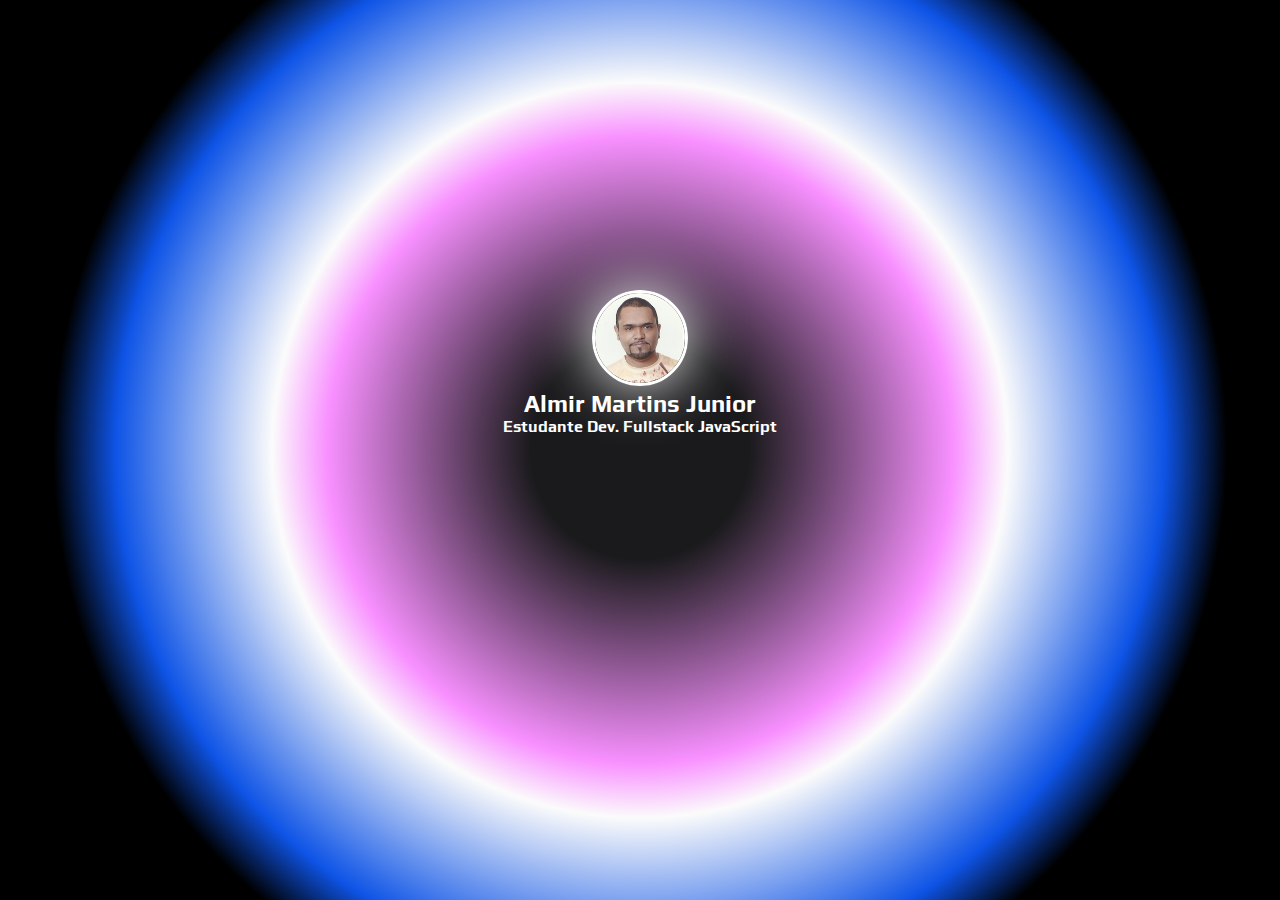
<file: index.html>
<!DOCTYPE html>
<html lang="pt">

<head>
  <meta charset="UTF-8">
  <meta http-equiv="X-UA-Compatible" content="IE=edge">
  <meta name="viewport" content="width=device-width, initial-scale=1.0">
  <title>Linkedin</title>
  <link rel="preconnect" href="https://fonts.googleapis.com">
<link rel="preconnect" href="https://fonts.gstatic.com" crossorigin>
<link href="https://fonts.googleapis.com/css2?family=Architects+Daughter&family=Libre+Barcode+39+Text&family=Orbitron&family=Play&family=Raleway&display=swap" rel="stylesheet">
  <link rel="stylesheet" href="css/style.css">

  <!-- Global site tag (gtag.js) - Google Analytics -->
  <script async src="https://www.googletagmanager.com/gtag/js?id=G-M9D19STLWV"></script>
  <script>
    window.dataLayer = window.dataLayer || [];

    function gtag() {
      dataLayer.push(arguments);
    }
    gtag('js', new Date());

    gtag('config', 'G-M9D19STLWV');
  </script>
</head>

<body>

  <div class="profile">
    <a 
    href="https://www.linkedin.com/in/almir-martins-junior-7a8815103/" target="_blank">
    <img src="img/almir.jpg" alt="almir" class="avatar">
    </a>
    <h1>Almir Martins Junior</h1>
    <h2>Estudante Dev. Fullstack JavaScript</h2>  
  </div>

</body>


</html>
</file>
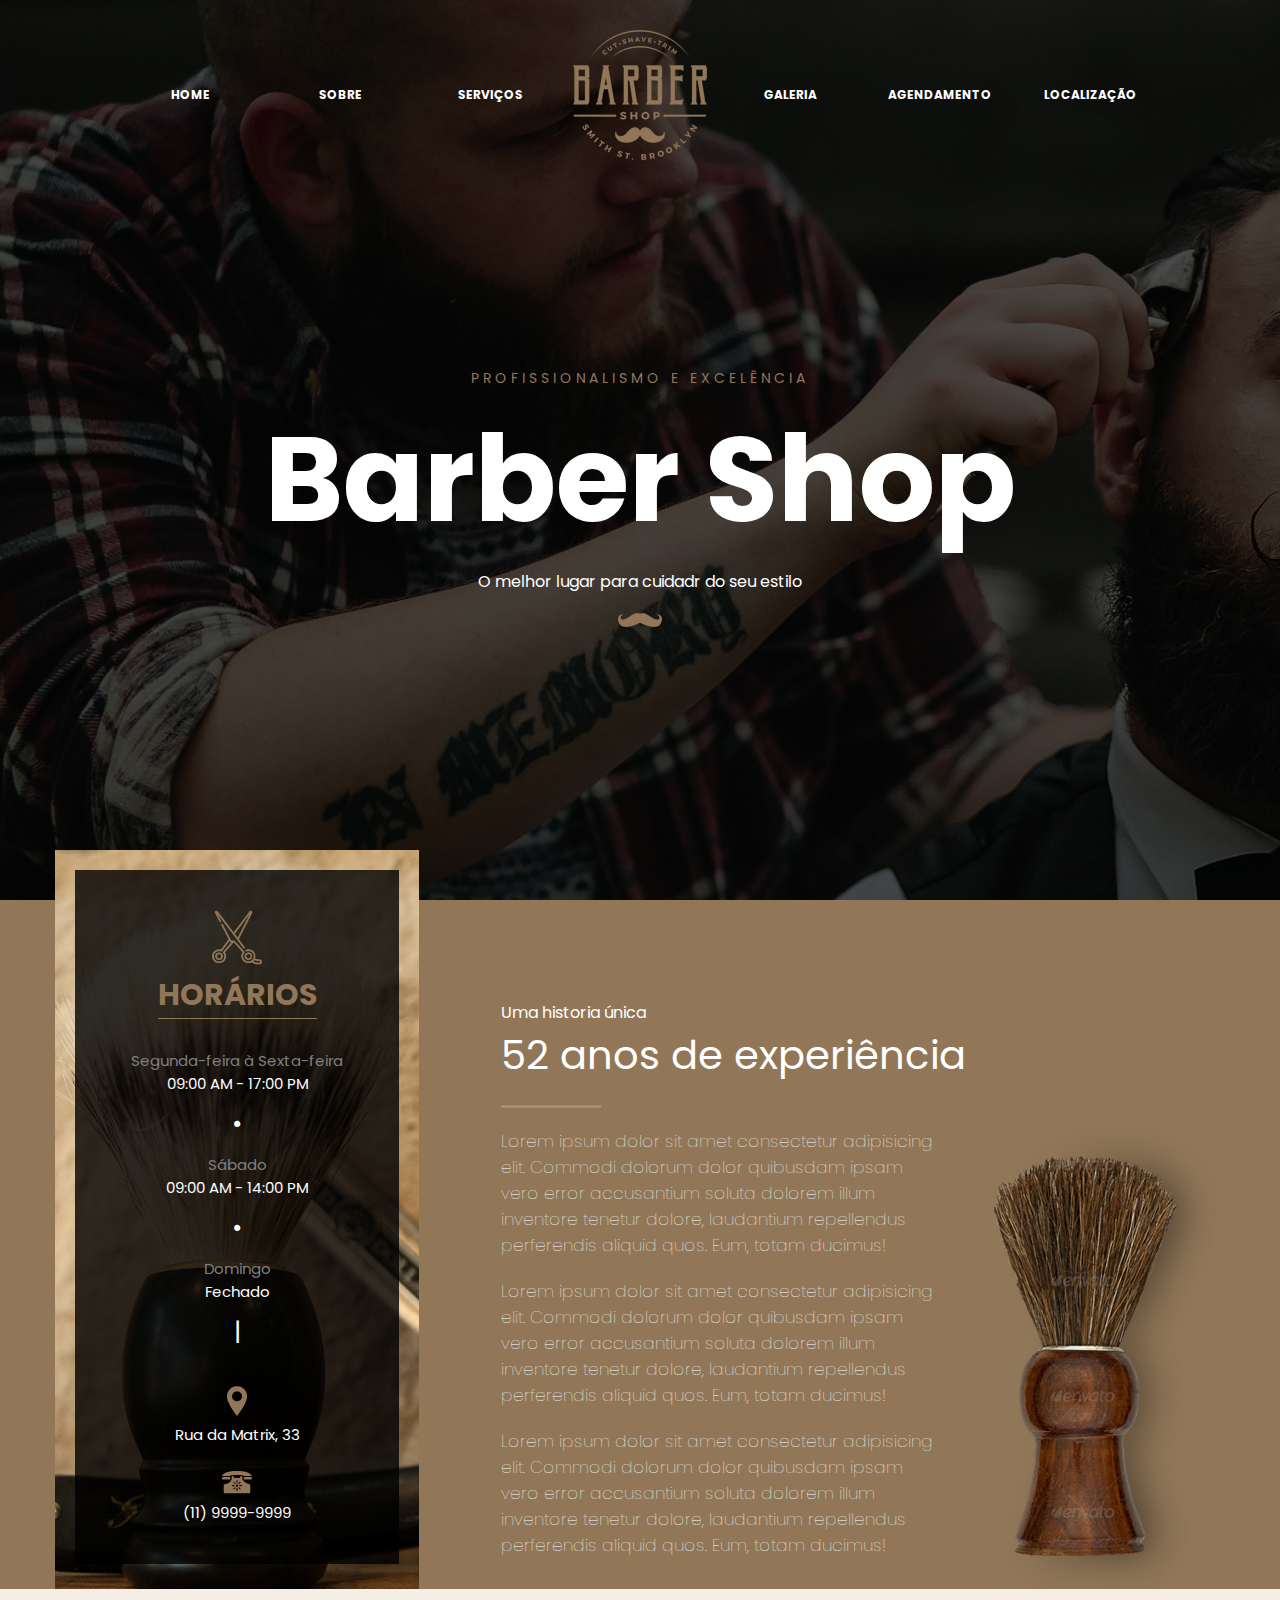
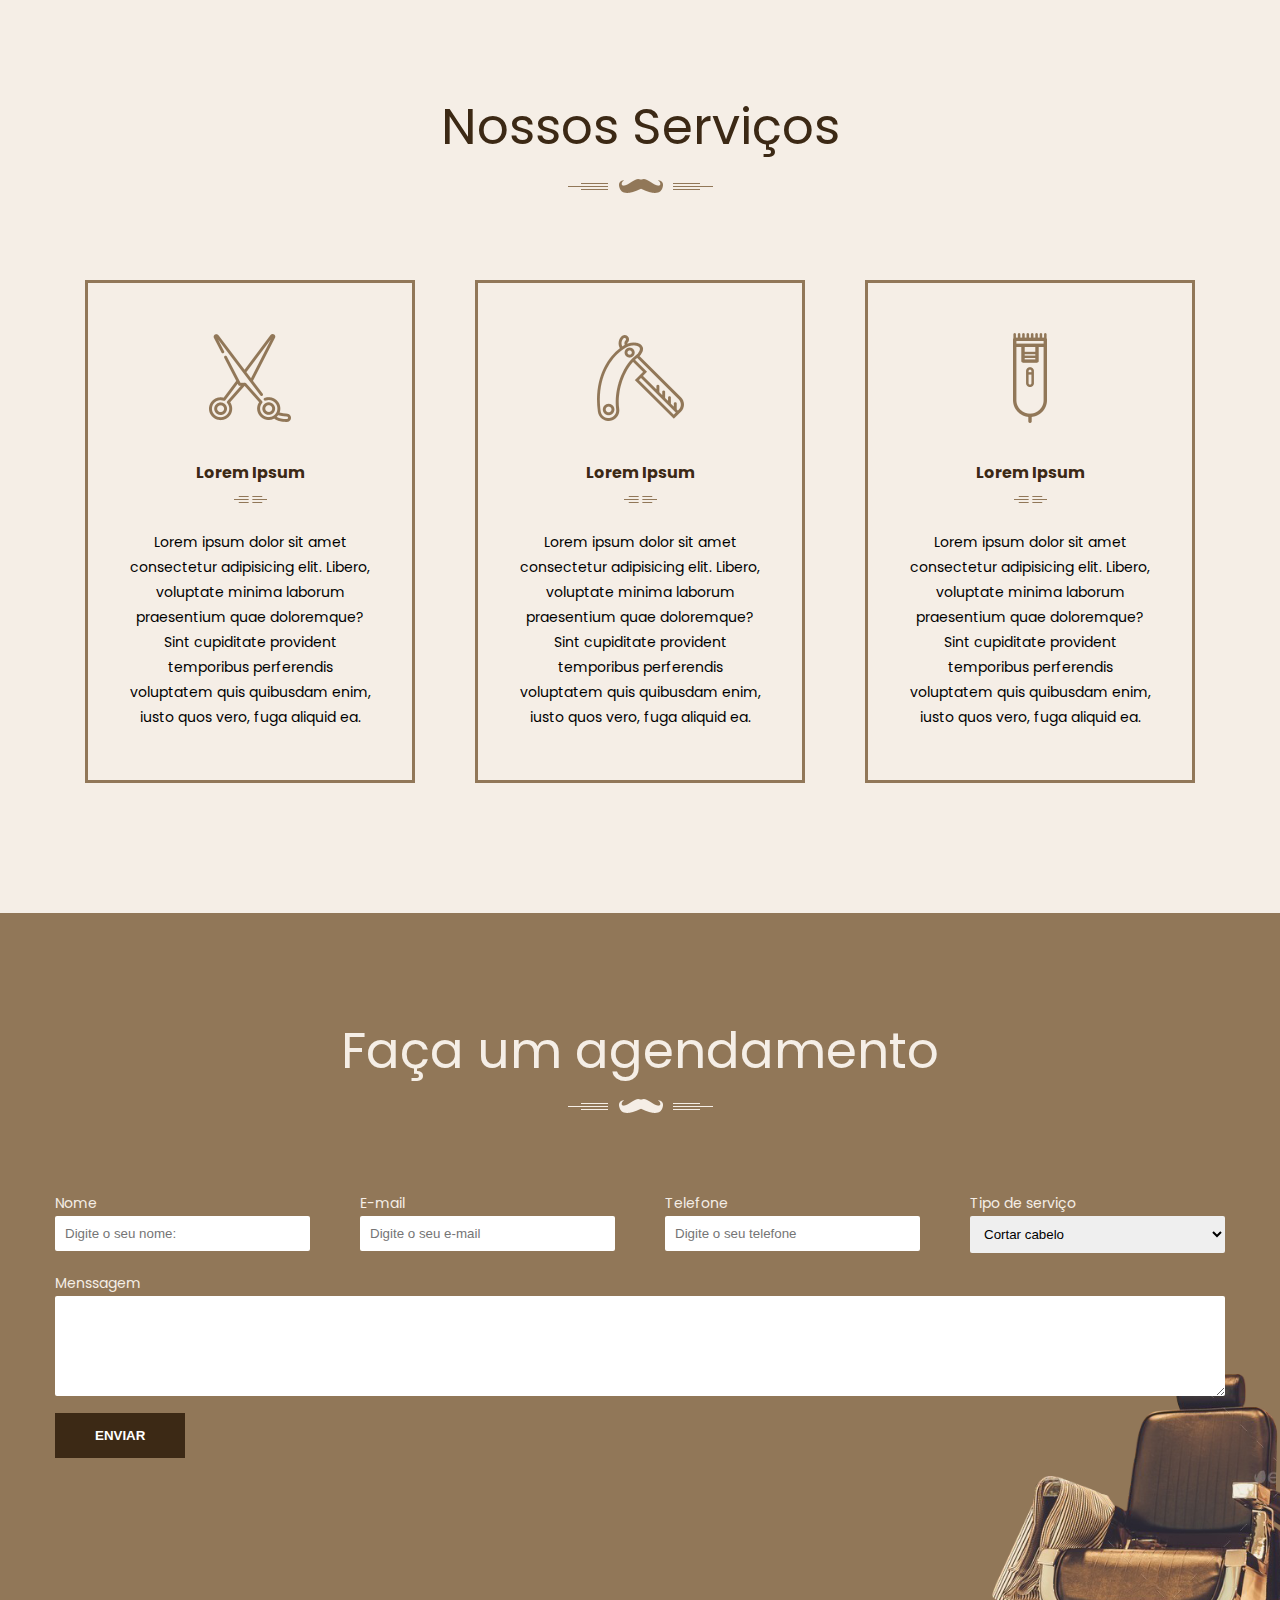
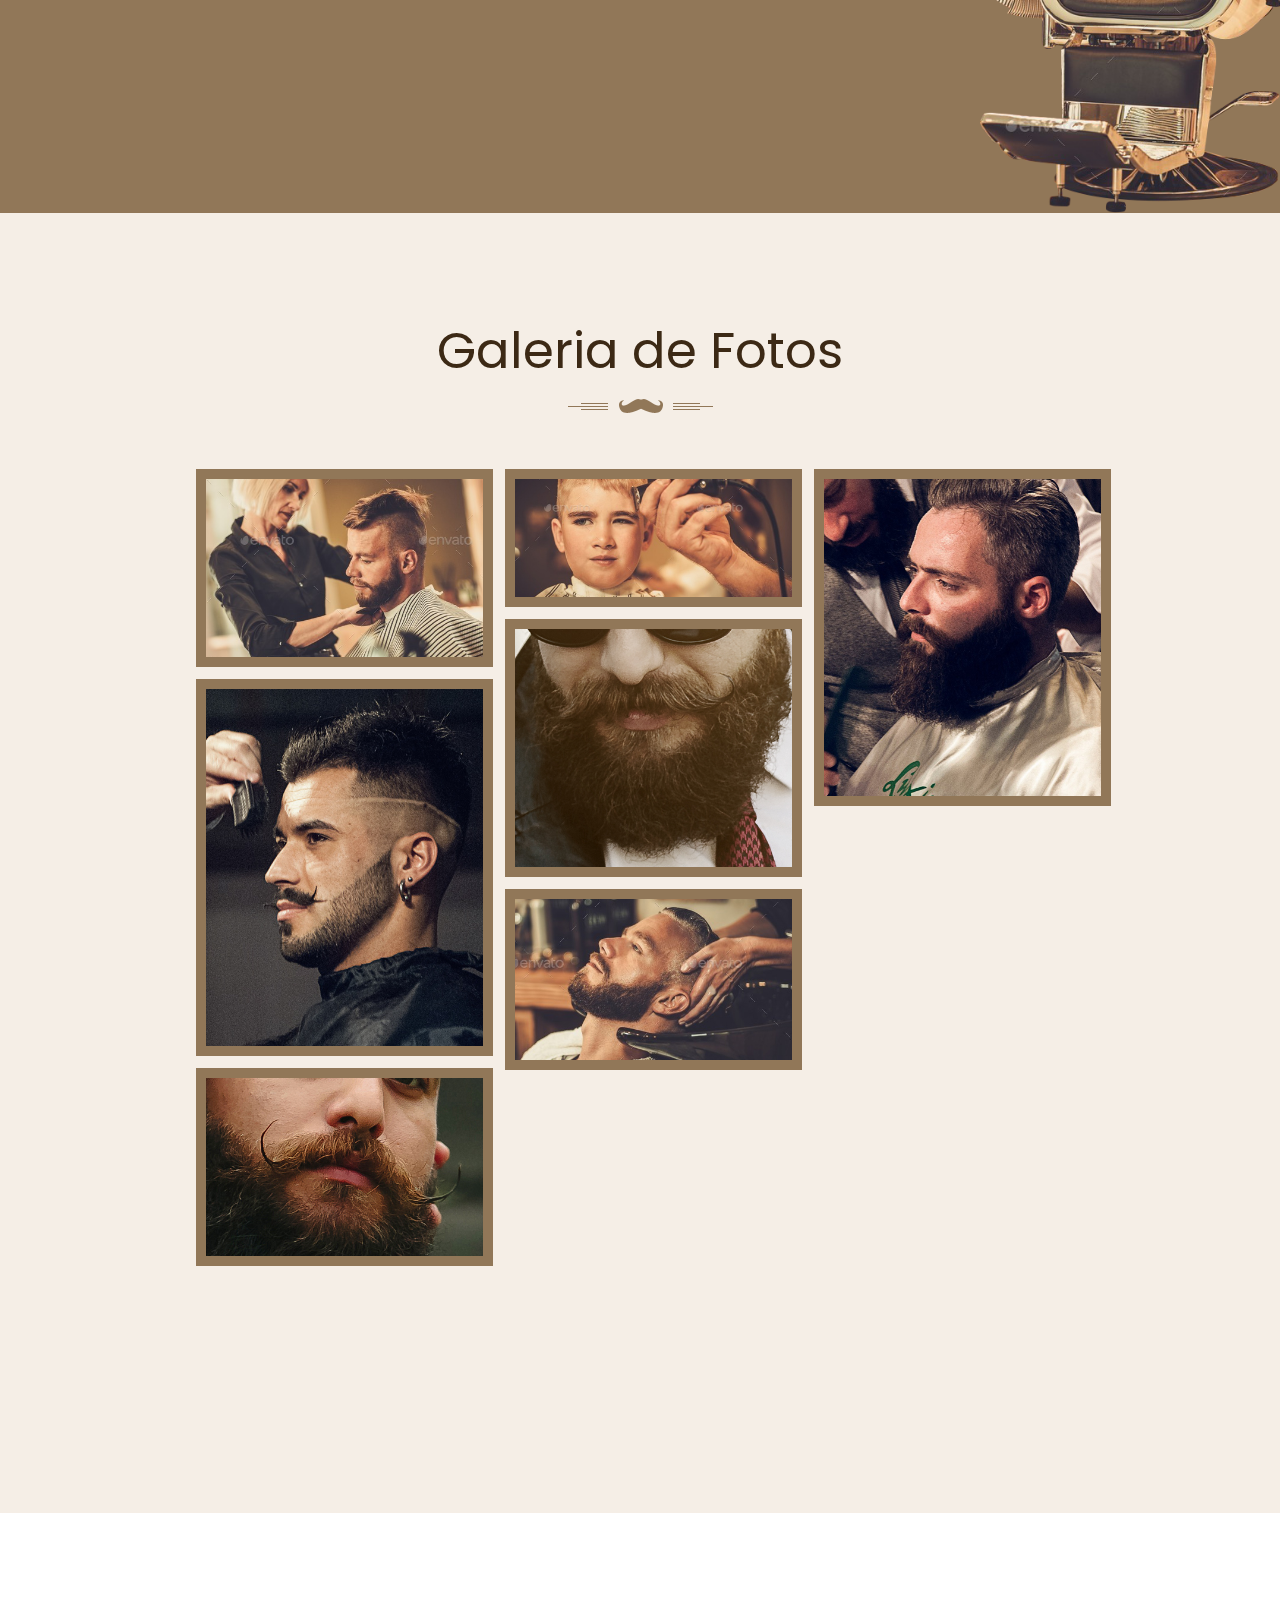
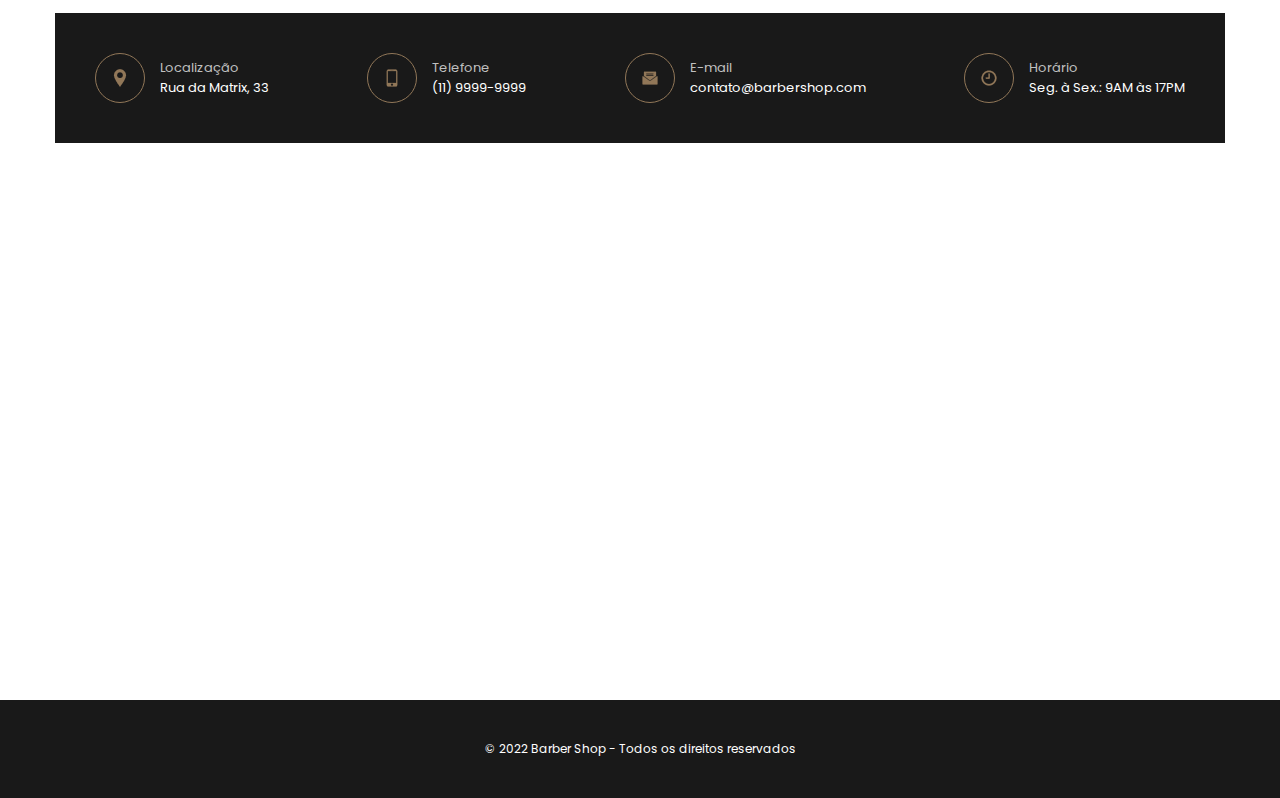
<file: BarberShop/index.html>
<!DOCTYPE html>
<html lang="pt-br">

<head>
  <meta charset="UTF-8">
  <meta http-equiv="X-UA-Compatible" content="IE=edge">
  <meta name="viewport" content="width=device-width, initial-scale=1.0">
  <title>Barber Shop</title>

  <link rel="preconnect" href="https://fonts.googleapis.com">
  <link rel="preconnect" href="https://fonts.gstatic.com" crossorigin>
  <link href="https://fonts.googleapis.com/css2?family=Poppins:wght@100;400;700&display=swap" rel="stylesheet">
  <link rel="stylesheet" href="css/style.css">
</head>

<body>

  <section id="home" class="home">
    <header class="header">
      <nav class="nav">
        <ul>
          <li>
            <a href="#home">Home</a>
          </li>
          <li>
            <a href="#about">Sobre</a>
          </li>
          <li>
            <a href="#services">Serviços</a>
          </li>
          <li>
            <img src="images/logo.png" alt="Barber Shop" class="logo">
          </li>
          <li>
            <a href="#gallery">Galeria</a>
          </li>
          <li>
            <a href="#appointment">Agendamento</a>
          </li>
          <li>
            <a href="#location">Localização</a>
          </li>
        </ul>
      </nav>
    </header>
    <div class="banner">
      <span class="slogan1">Profissionalismo e Excelência</span>
      <h1>Barber Shop</h1>
      <span class="slogan2">O melhor lugar para cuidadr do seu estilo</span>
      <img src="images/much-img.png" alt="Barber Shop">
    </div>
  </section>

  <section id="about" class="about">
    <div class="container">
      <div class="timing">
        <div class="overlay">
          <img src="images/classic-cut.png" alt="horários" class="icon-cut"></img>
          <h3>Horários</h3>

          <div class="text">
            <h4>Segunda-feira à Sexta-feira</h4>
            <span>09:00 AM - 17:00 PM</span>
          </div>

          <div class="text">
            <h4>Sábado</h4>
            <span>09:00 AM - 14:00 PM</span>
          </div>

          <div class="text">
            <h4>Domingo</h4>
            <span>Fechado</span>
          </div>

          <br>
          <img src="images/loc-ic.png" alt="localização">
          <span>Rua da Matrix, 33</span>
          <br>
          <img src="images/phone-ic.png" alt="Telefone">
          <span>(11) 9999-9999</span>
        </div>

      </div>
      <div class="experience">
        <span>Uma historia única</span>
        <h2>52 anos de experiência</h2>

        <div class="text">
          <div>
            <p>
              Lorem ipsum dolor sit amet consectetur adipisicing elit. Commodi dolorum dolor quibusdam ipsam vero error
              accusantium soluta dolorem illum inventore tenetur dolore, laudantium repellendus perferendis aliquid
              quos.
              Eum, totam ducimus!
            </p>

            <p>
              Lorem ipsum dolor sit amet consectetur adipisicing elit. Commodi dolorum dolor quibusdam ipsam vero error
              accusantium soluta dolorem illum inventore tenetur dolore, laudantium repellendus perferendis aliquid
              quos.
              Eum, totam ducimus!
            </p>

            <p>
              Lorem ipsum dolor sit amet consectetur adipisicing elit. Commodi dolorum dolor quibusdam ipsam vero error
              accusantium soluta dolorem illum inventore tenetur dolore, laudantium repellendus perferendis aliquid
              quos.
              Eum, totam ducimus!
            </p>
          </div>

          <img src="images/shave-brush.jpg" alt="52 anos de experiência">
        </div>

      </div>

    </div>
  </section>

  <section id="services" class="services">
    <div class="container">
      <h2>Nossos Serviços</h2>
      <img src="images/heading-ic.png" alt="Serviços" />

      <div class="boxes">
        <div class="box">
          <img src="images/classic-cut.png" alt="Classic Cut">
          <h4>Lorem Ipsum</h4>
          <img src="images/head-line-ic.png" alt="separador">
          <p>Lorem ipsum dolor sit amet consectetur adipisicing elit. Libero, voluptate minima laborum praesentium quae
            doloremque? Sint cupiditate provident temporibus perferendis voluptatem quis quibusdam enim, iusto quos
            vero, fuga aliquid ea.</p>
        </div>

        <div class="box">
          <img src="images/clipper-cut.png" alt="Clipper Cut">
          <h4>Lorem Ipsum</h4>
          <img src="images/head-line-ic.png" alt="separador">
          <p>Lorem ipsum dolor sit amet consectetur adipisicing elit. Libero, voluptate minima laborum praesentium quae
            doloremque? Sint cupiditate provident temporibus perferendis voluptatem quis quibusdam enim, iusto quos
            vero, fuga aliquid ea.</p>
        </div>

        <div class="box">
          <img src="images/razoe-shaver.png" alt="Razoe Shaver Cut">
          <h4>Lorem Ipsum</h4>
          <img src="images/head-line-ic.png" alt="separador">
          <p>Lorem ipsum dolor sit amet consectetur adipisicing elit. Libero, voluptate minima laborum praesentium quae
            doloremque? Sint cupiditate provident temporibus perferendis voluptatem quis quibusdam enim, iusto quos
            vero, fuga aliquid ea.</p>
        </div>
      </div>

    </div>
  </section>

  <section id="appointemnt" class="appointment">
    <div class="container">
      <h2>Faça um agendamento</h2>
      <img src="images/heading-ic-white.png" alt="Faça um agendamento" />

      <form>
        <div class="personal-data">
          <div class="input-wrapper">
            <label>Nome</label>
            <input type="text" placeholder="Digite o seu nome:">
          </div>

          <div class="input-wrapper">
            <label>E-mail</label>
            <input type="text" placeholder="Digite o seu e-mail">
          </div>

          <div class="input-wrapper">
            <label>Telefone</label>
            <input type="text" placeholder="Digite o seu telefone">
          </div>

          <div class="input-wrapper">
            <label>Tipo de serviço</label>
            <select>
              <option value="">Cortar cabelo</option>
              <option value="">Cortar barba</option>
              <option value="">Cabelo e Barba</option>
            </select>
          </div>
        </div>

        <div class="input-wrapper">
          <label>Menssagem</label>
          <textarea></textarea>
        </div>

        <button>Enviar</button>
      </form>

  </section>

  <section id="gallery" class="gallery">
    <div class="container">
      <h2>Galeria de Fotos</h2>
      <img src="images/heading-ic.png" alt="Galerias de Fotos" />
    </div>

    <div class="gallery-wrapper">
      <div>
        <img src="images/gallery-img1.png" alt="Galeria">
      </div>
      <div>
        <img src="images/gallery-img2.png" alt="Galeria">
      </div>
      <div>
        <img src="images/gallery-img3.png" alt="Galeria">
      </div>
      <div>
        <img src="images/gallery-img4.png" alt="Galeria">
      </div>
      <div>
        <img src="images/gallery-img5.png" alt="Galeria">
      </div>
      <div>
        <img src="images/gallery-img6.png" alt="Galeria">
      </div>
      <div>
        <img src="images/gallery-img7.png" alt="Galeria">
      </div>
    </div>
  </section>

  <section id="location" class=" location">
    <div class="container">
      <div class="head">
        <div class="info">
          <div class="icon">
            <img src="images/map-img1.png" alt="Localização">
          </div>
          <div class="text">
            <span>Localização</span>
            <span>Rua da Matrix, 33</span>
          </div>
        </div>

        <div class="info">
          <div class="icon">
            <img src="images/map-img2.png" alt="Telefone">
          </div>
          <div class="text">
            <span>Telefone</span>
            <span>(11) 9999-9999</span>
          </div>
        </div>

        <div class="info">
          <div class="icon">
            <img src="images/map-img3.png" alt="E-mail">
          </div>
          <div class="text">
            <span>E-mail</span>
            <span>contato@barbershop.com</span>
          </div>
        </div>

        <div class="info">
          <div class="icon">
            <img src="images/map-img4.png" alt="Horário">
          </div>
          <div class="text">
            <span>Horário</span>
            <span>Seg. à Sex.: 9AM às 17PM</span>
          </div>
        </div>
      </div>

      <div class="map">
        <iframe
          src="https://www.google.com/maps/embed?pb=!1m18!1m12!1m3!1d3657.1973547855296!2d-46.660978976252224!3d-23.56135443569087!2m3!1f0!2f0!3f0!3m2!1i1024!2i768!4f13.1!3m3!1m2!1s0x94ce59c8da0aa315%3A0xd59f9431f2c9776a!2sAv.%20Paulista%2C%20S%C3%A3o%20Paulo%20-%20SP!5e0!3m2!1spt-BR!2sbr!4v1656085188416!5m2!1spt-BR!2sbr"
          width="600" height="450" style="border:0;" allowfullscreen="" loading="lazy"
          referrerpolicy="no-referrer-when-downgrade"></iframe>
      </div>
    </div>
  </section>

  <footer class="footer">
    © 2022 Barber Shop - Todos os direitos reservados
  </footer>

</body>

</html>
</file>
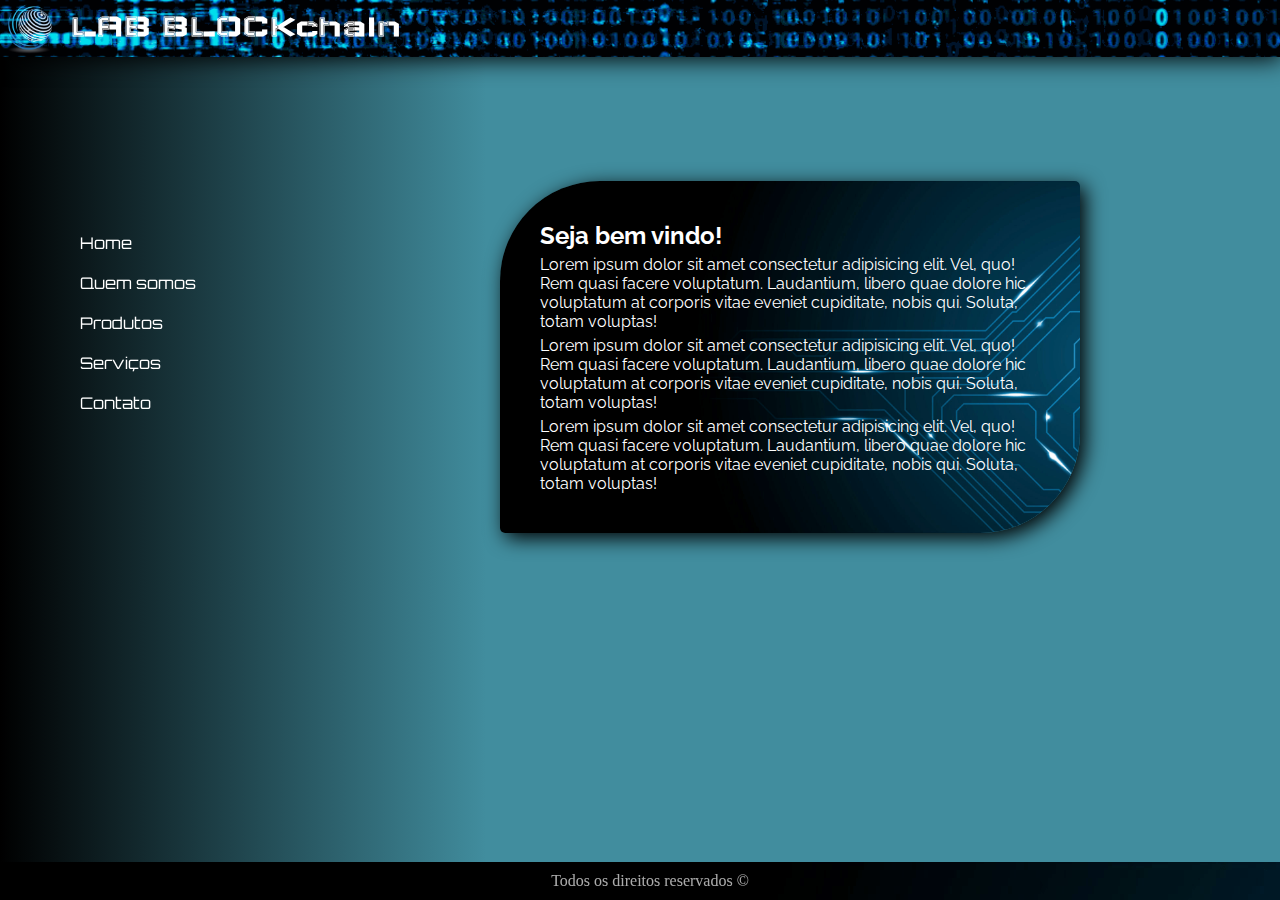
<file: blockchain/index.html>
<!DOCTYPE html>
<html lang="en">

<head>
  <meta charset="UTF-8">
  <meta http-equiv="X-UA-Compatible" content="IE=edge">
  <meta name="viewport" content="width=device-width, initial-scale=1.0">
  <title>LAB BLOCKchain</title>
  <link rel="preconnect" href="https://fonts.googleapis.com">
  <link rel="preconnect" href="https://fonts.gstatic.com" crossorigin>
  <link href="https://fonts.googleapis.com/css2?family=Orbitron&family=Raleway&family=Wallpoet&display=swap"
    rel="stylesheet">
  <link rel="stylesheet" href="css/style.css">
</head>
<!-- Usando tags de uso semântico.
  header - cabeçaho do site.
  nav- utilizada para area principal de navegação do site.
  article- conteúdo.
  footer- rodapé
  section- correponde a uma area
  iframe -carrega o conteúdo de um derteminado site para dentro da sua pagina-->



<body>

  <header class="header">
    <img src="img/logo.png" class="logo">
    <h1 class="name">LAB BLOCKchain</h1>
  </header>

  <section class="container">
    <nav class="navbar">
      <ul class="lista">
        <li>
          <a href="index.html" class="menu">Home</a>
        </li>
        <li>
          <a href="quem-somos.html" class="menu">Quem somos</a>
        </li>
        <li>
          <a href="produtos.html" class="menu">Produtos</a>
        </li>
        <li>
          <a href="servicos.html" class="menu">Serviços</a>
        </li>
        <li>
          <a href="contato.html" class="menu">Contato</a>
        </li>
      </ul>
    </nav>

    <article class="content">
      <h2>Seja bem vindo!</h2>
      <p>
        Lorem ipsum dolor sit amet consectetur adipisicing elit. Vel, quo! Rem quasi facere voluptatum. Laudantium,
        libero
        quae dolore hic voluptatum at corporis vitae eveniet cupiditate, nobis qui. Soluta, totam voluptas!
      </p>

      <p>
        Lorem ipsum dolor sit amet consectetur adipisicing elit. Vel, quo! Rem quasi facere voluptatum. Laudantium,
        libero
        quae dolore hic voluptatum at corporis vitae eveniet cupiditate, nobis qui. Soluta, totam voluptas!
      </p>

      <p>
        Lorem ipsum dolor sit amet consectetur adipisicing elit. Vel, quo! Rem quasi facere voluptatum. Laudantium,
        libero
        quae dolore hic voluptatum at corporis vitae eveniet cupiditate, nobis qui. Soluta, totam voluptas!
      </p>
    </article>

  </section>

  <footer class="footer">
    Todos os direitos reservados ©
  </footer>

</body>

</html>
</file>
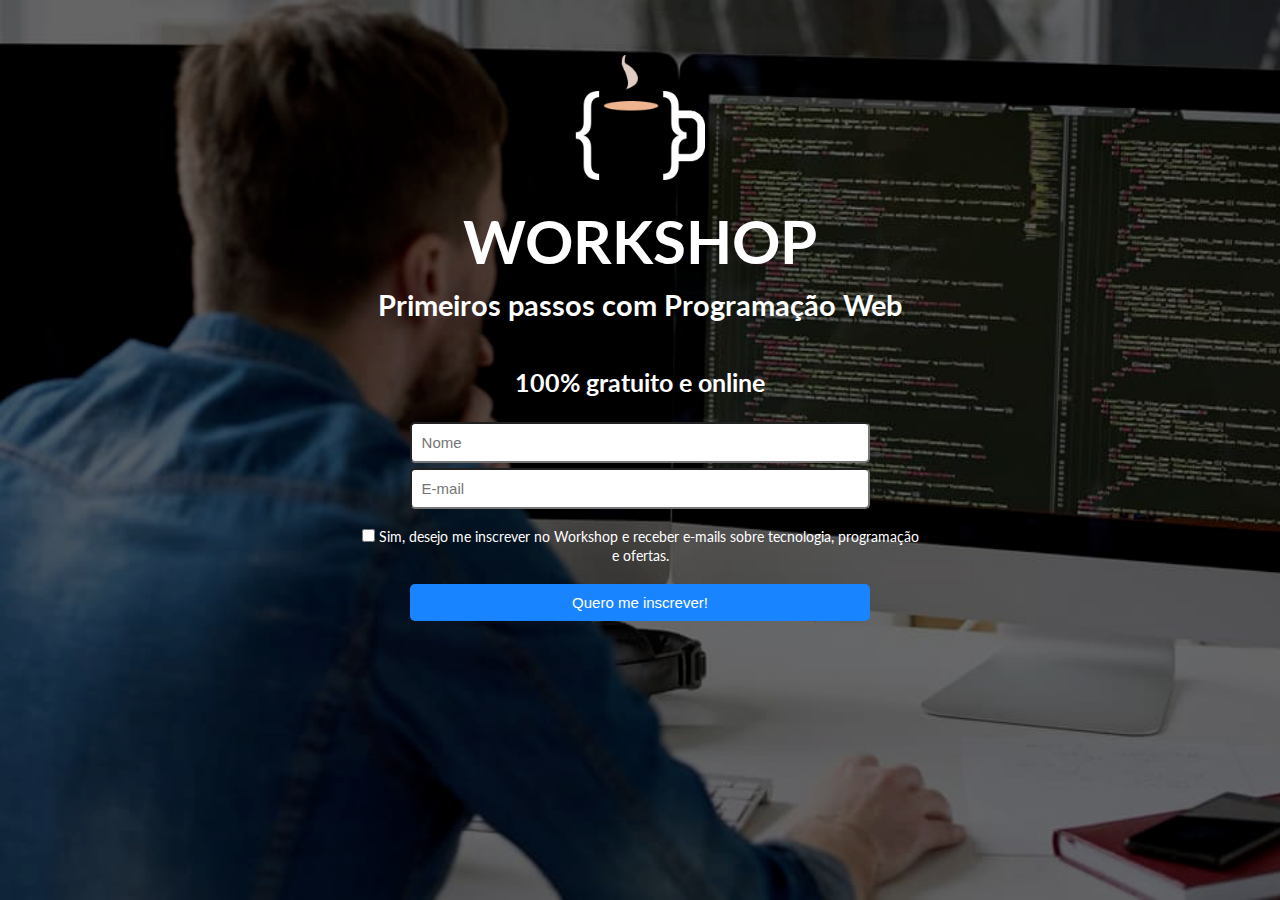
<file: captura/index.html>
<!DOCTYPE html>
<html lang="en">

<head>
  <meta charset="UTF-8">
  <meta http-equiv="X-UA-Compatible" content="IE=edge">
  <meta name="viewport" content="width=device-width, initial-scale=1.0">
  <title>WORKSHOP</title>
  <link rel="preconnect" href="https://fonts.googleapis.com">
  <link rel="preconnect" href="https://fonts.gstatic.com" crossorigin>
  <link href="https://fonts.googleapis.com/css2?family=Lato:wght@400;700&display=swap" rel="stylesheet">
  <link rel="shortcut icon" href="logo.png">
  <link rel="stylesheet" href="style.css">
</head>

<body>
  <div>
    <img class="logo" src="logo.png" alt="logotipo">

    <h1>WORKSHOP</h1>
    <h2>Primeiros passos com Programação Web</h2>
    <h3>100% gratuito e online</h3>

    <form action="https://gmail.us8.list-manage.com/subscribe/post?u=b81fe2251b7dd1776e0db998c&amp;id=23581cffd8"
      method="post" id="mc-embedded-subscribe-form" name="mc-embedded-subscribe-form" class="validate" target="_blank"
      novalidate>

      <input class="nome" id="nome" name="FNAME" type="text" placeholder="Nome">
      <br>

      <input class="email" id="email" name="EMAIL" type="email" placeholder="E-mail">
      <br>

      <input class="checkbox" type="checkbox"> <label class=" visita">Sim, desejo me inscrever no Workshop e receber
        e-mails sobre tecnologia, programação <br>
        e ofertas.</label>

      <!-- real people should not fill this in and expect good things - do not remove this or risk form bot signups-->
      <div style="position: absolute; left: -5000px;" aria-hidden="true"><input type="text"
          name="b_b81fe2251b7dd1776e0db998c_23581cffd8" tabindex="-1" value=""></div>
      <div class="optionalParent">
        <div class="clear foot">
          <input type="submit" value="Quero me inscrever!" name="subscribe" id="mc-embedded-subscribe" class="button">
        </div>
      </div>
  </div>

  </form>

  </div>
</body>

</html>
</file>
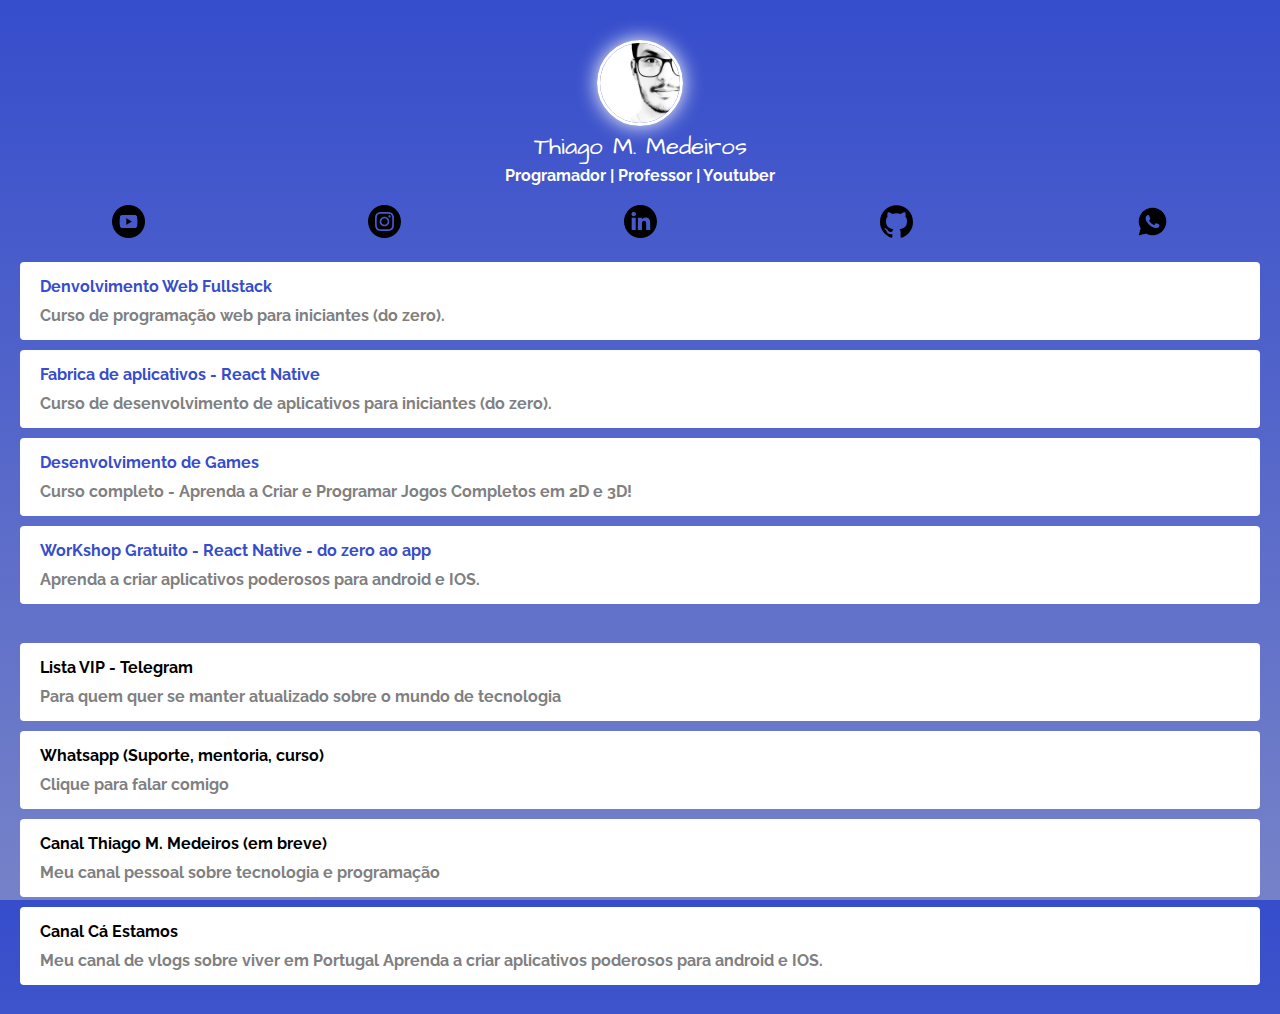
<file: linktree-thiago/index.html>
<!DOCTYPE html>
<html lang="en">

<head>
  <meta charset="UTF-8">
  <meta http-equiv="X-UA-Compatible" content="IE=edge">
  <meta name="viewport" content="width=device-width, initial-scale=1.0">
  <title>Linktree</title>
  <link rel="preconnect" href="https://fonts.googleapis.com">
  <link rel="preconnect" href="https://fonts.gstatic.com" crossorigin>
  <link href="https://fonts.googleapis.com/css2?family=Architects+Daughter&family=Raleway&display=swap"
    rel="stylesheet">
  <link rel="stylesheet" href="css/style.css">
</head>

<body>

  <div class="profile">
    <img src="img/thiago.jpg" alt="Thiago" class="avatar">
    <h1>Thiago M. Medeiros</h1>
    <h2>Programador | Professor | Youtuber</h2>
  </div>

  <ul class="social">
    <li>
      <a href="">
        <img src="img/youtube.png" alt="Youtube">
      </a>
    </li>
    <li>
      <a href="">
        <img src="img/insta.svg" alt="Instagram">
      </a>
    </li>
    <li>
      <a href="">
        <img src="img/linkedin.svg" alt="LinkedIn">
      </a>
    </li>

    <li>
      <a href="">
        <img src="img/github.svg" alt="Github">
      </a>
    </li>

    <li>
      <a href="">
        <img src="img/whatsapp.png" alt="Whatsapp">
      </a>
    </li>

  </ul>

  <ul class="links-list">

    <li>
      <a href="">
        Denvolvimento Web Fullstack
        <span>Curso de programação web para iniciantes (do zero).</span>
        <!-- A tag <span> serve especificamente para modificar uma determinada palavra ou frase dentro de um contexto. -->
      </a>

    </li>

    <li>
      <a href="">
        Fabrica de aplicativos - React Native
        <span>Curso de desenvolvimento de aplicativos para iniciantes (do zero).</span>
      </a>
    </li>

    <li>
      <a href="">
        Desenvolvimento de Games
        <span>Curso completo - Aprenda a Criar e Programar
          Jogos Completos em 2D e 3D!</span>
      </a>
    </li>

    <li>
      <a href="">
        WorKshop Gratuito - React Native - do zero
        ao app
        <span>Aprenda a criar aplicativos poderosos para android e
          IOS.</span>
      </a>
    </li>

  </ul>
  <br>

  <ul class="links-list2">

    <li>
      <a href="">
        Lista VIP - Telegram
        <span>Para quem quer se manter atualizado sobre o mundo de tecnologia</span>
      </a>
    </li>

    <li>
      <a href="">
        Whatsapp (Suporte, mentoria, curso)
        <span>Clique para falar comigo</span>
      </a>
    </li>

    <li>
      <a href="">
        Canal Thiago M. Medeiros (em breve)
        <span>Meu canal pessoal sobre tecnologia e programação</span>
      </a>
    </li>

    <li>
      <a href="">
        Canal Cá Estamos
        <span>Meu canal de vlogs sobre viver em Portugal
          Aprenda a criar aplicativos poderosos para android e
          IOS.</span>
      </a>
    </li>

  </ul>
  <br>
</body>


</html>
</file>
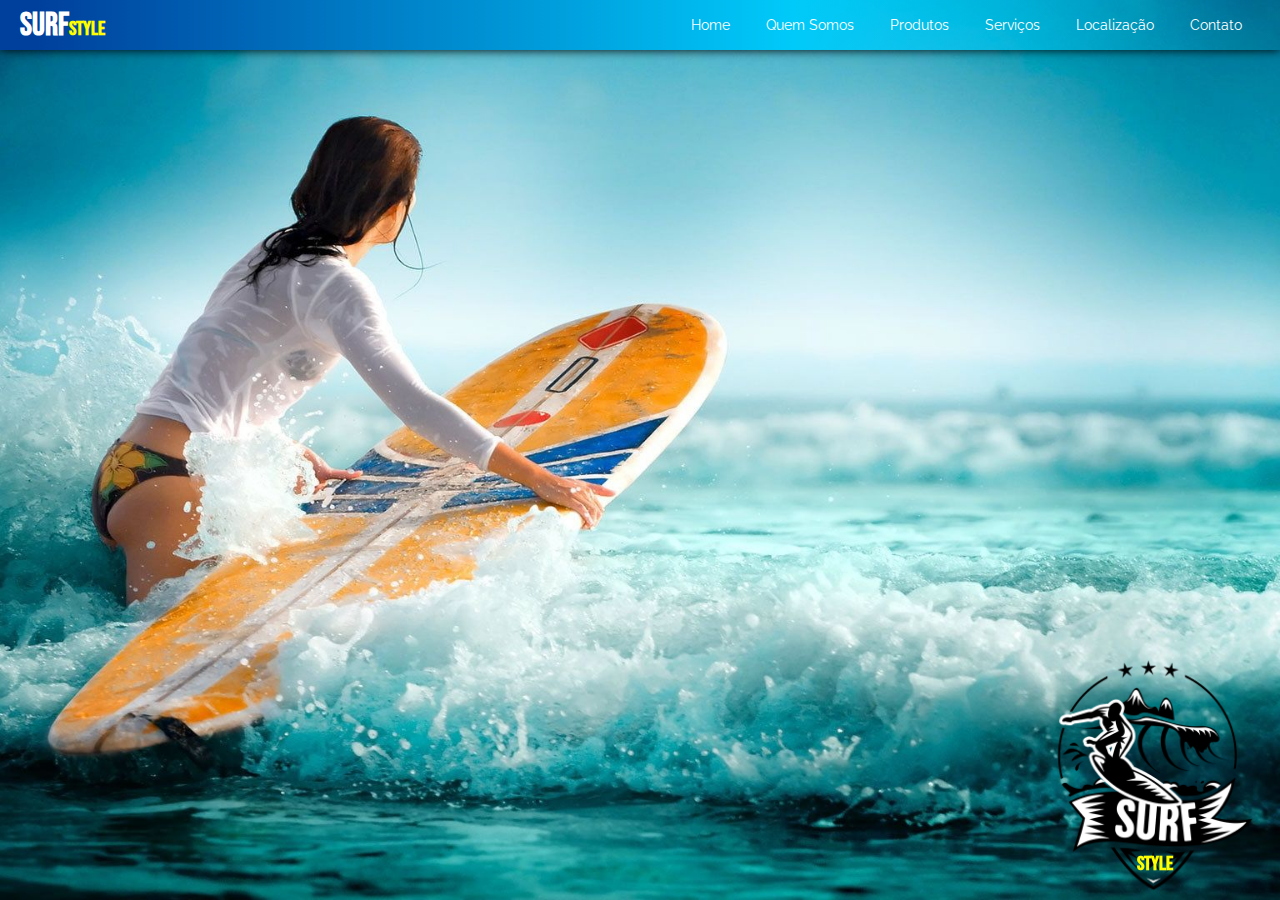
<file: surf/index.html>
<!DOCTYPE html>
<html lang="en">

<head>
  <meta charset="UTF-8">
  <meta http-equiv="X-UA-Compatible" content="IE=edge">
  <meta name="viewport" content="width=device-width, initial-scale=1.0">
  <title>SURFstyle</title>
  <link rel="shortcut icon" href="css/onda.png">
  <link rel="stylesheet" href="css/style.css">
  <link rel="preconnect" href="https://fonts.googleapis.com">
  <link rel="preconnect" href="https://fonts.gstatic.com" crossorigin>
  <link href="https://fonts.googleapis.com/css2?family=Bebas+Neue&family=Raleway:wght@500&display=swap"
    rel="stylesheet">
</head>

<body>

  <header class="header">
    <h1 class="logo">
      <span>SURF</span><span>Style</span>
    </h1>
    <nav>
      <ul class="menu">
        <li>
          <a href="#">Home</a>
        </li>

        <li>
          <a href="#">Quem Somos</a>
          <ul class="submenu">
            <li>
              <a href="#">História</a>
            </li>
            <li>
              <a href="#">Missão</a>
            </li>
            <li>
              <a href="#">Visão</a>
            </li>
            <li>
              <a href="#">Valores</a>
            </li>
          </ul>
        </li>

        <li>
          <a href="#">Produtos</a>
          <ul class="submenu">
            <li>
              <a href="#">Vestuario</a>
              <ul class="submenu">
                <li>
                  <a href="#">Masculino</a>
                </li>
                <li>
                  <a href="#">Feminino</a>
                </li>
              </ul>
            </li>
            <li>
              <a href="#">Capas</a>
            </li>
            <li>
              <a href="#">Artesanato</a>
            </li>
            <li>
              <a href="#">Pranchas</a>
              <ul class="submenu">
                <li>
                  <a href="#">Evolution</a>
                </li>
                <li>
                  <a href="#">Long Clássico</a>
                </li>
                <li>
                  <a href="#">Big Fish</a>
                </li>
                <li>
                  <a href="#">Shortboard</a>
                </li>
              </ul>
            </li>
          </ul>
        </li>

        <li>
          <a href="#">Serviços</a>
        </li>

        <li>
          <a href="#">Localização</a>
        </li>

        <li>
          <a href="#">Contato</a>
        </li>
      </ul>
    </nav>
  </header>

  <img src="css/logo.png" alt="logo" class="image">
  <h2 class="logo">
    <span>Style</span>
  </h2>
</body>

</html>
</file>
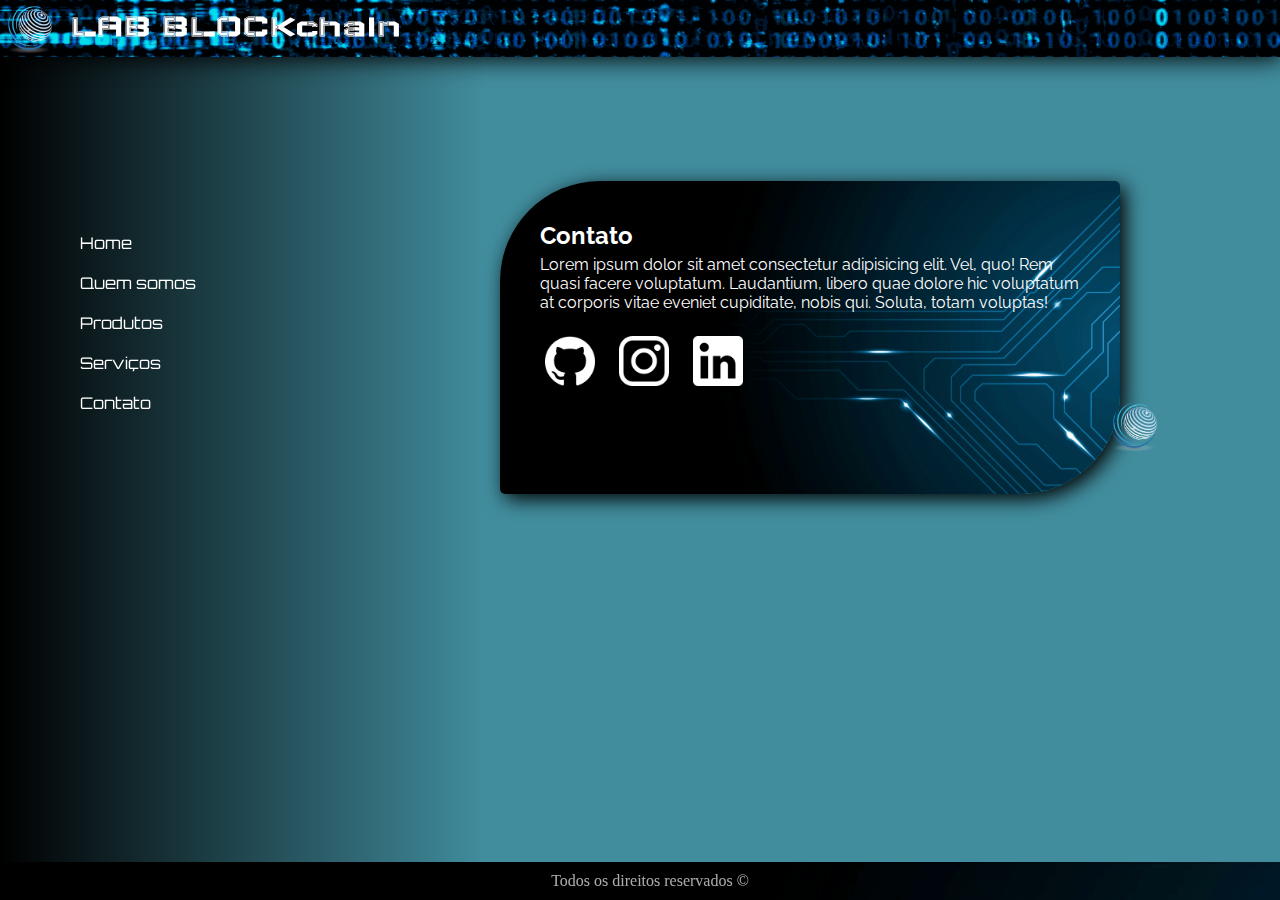
<file: blockchain/contato.html>
<!DOCTYPE html>
<html lang="en">

<head>
  <meta charset="UTF-8">
  <meta http-equiv="X-UA-Compatible" content="IE=edge">
  <meta name="viewport" content="width=device-width, initial-scale=1.0">
  <title>LAB BLOCKchain</title>
  <link rel="preconnect" href="https://fonts.googleapis.com">
  <link rel="preconnect" href="https://fonts.gstatic.com" crossorigin>
  <link href="https://fonts.googleapis.com/css2?family=Orbitron&family=Raleway&family=Wallpoet&display=swap"
    rel="stylesheet">
  <link rel="stylesheet" href="css/style.css">
</head>
<!-- Usando tags de uso semântico.
  header - cabeçaho do site.
  nav- utilizada para area principal de navegação do site.
  article- conteúdo.
  footer- rodapé
  section- correponde a uma area
  iframe -carrega o conteúdo de um derteminado site para dentro da sua pagina-->



<body>

  <header class="header">
    <img src="img/logo.png" class="logo">
    <h1 class="name">LAB BLOCKchain</h1>
  </header>

  <section class="container">
    <nav class="navbar">
      <ul class="lista">
        <li>
          <a href="index.html" class="menu">Home</a>
        </li>
        <li>
          <a href="quem-somos.html" class="menu">Quem somos</a>
        </li>
        <li>
          <a href="produtos.html" class="menu">Produtos</a>
        </li>
        <li>
          <a href="servicos.html" class="menu">Serviços</a>
        </li>
        <li>
          <a href="contato.html" class="menu">Contato</a>
        </li>
      </ul>
    </nav>

    <article class="content">
      <h2>Contato</h2>
      <p>
        Lorem ipsum dolor sit amet consectetur adipisicing elit. Vel, quo! Rem quasi facere voluptatum. Laudantium,
        libero
        quae dolore hic voluptatum at corporis vitae eveniet cupiditate, nobis qui. Soluta, totam voluptas!
      </p>
      <br>

      <a href="https:github.com" target="_blank" class="img-links">
        <img src="img/logo-github.png" alt="github" class="img-circle">
      </a>

      <a href="https:instagram.com" target="_blank" class="img-links">
        <img src="img/logo-instagram.png" alt="instagram" class="img-circle instagram">
        <!--quando se adiciona espaço cria se um novo elemento.(uma nova classe)-->
      </a>

      <a href="https:linkedin.com" target="_blank" class="img-links">
        <img src="img/logo-linkedin.png" alt="linkedin" class="img-circle">
      </a>

      <a href="index.html" targert="_blank">
        <img src="img/logo.png" alt="logotipo" class="logo2">
      </a>
    </article>

  </section>

  <footer class="footer">
    Todos os direitos reservados ©
  </footer>

</body>

</html>
</file>
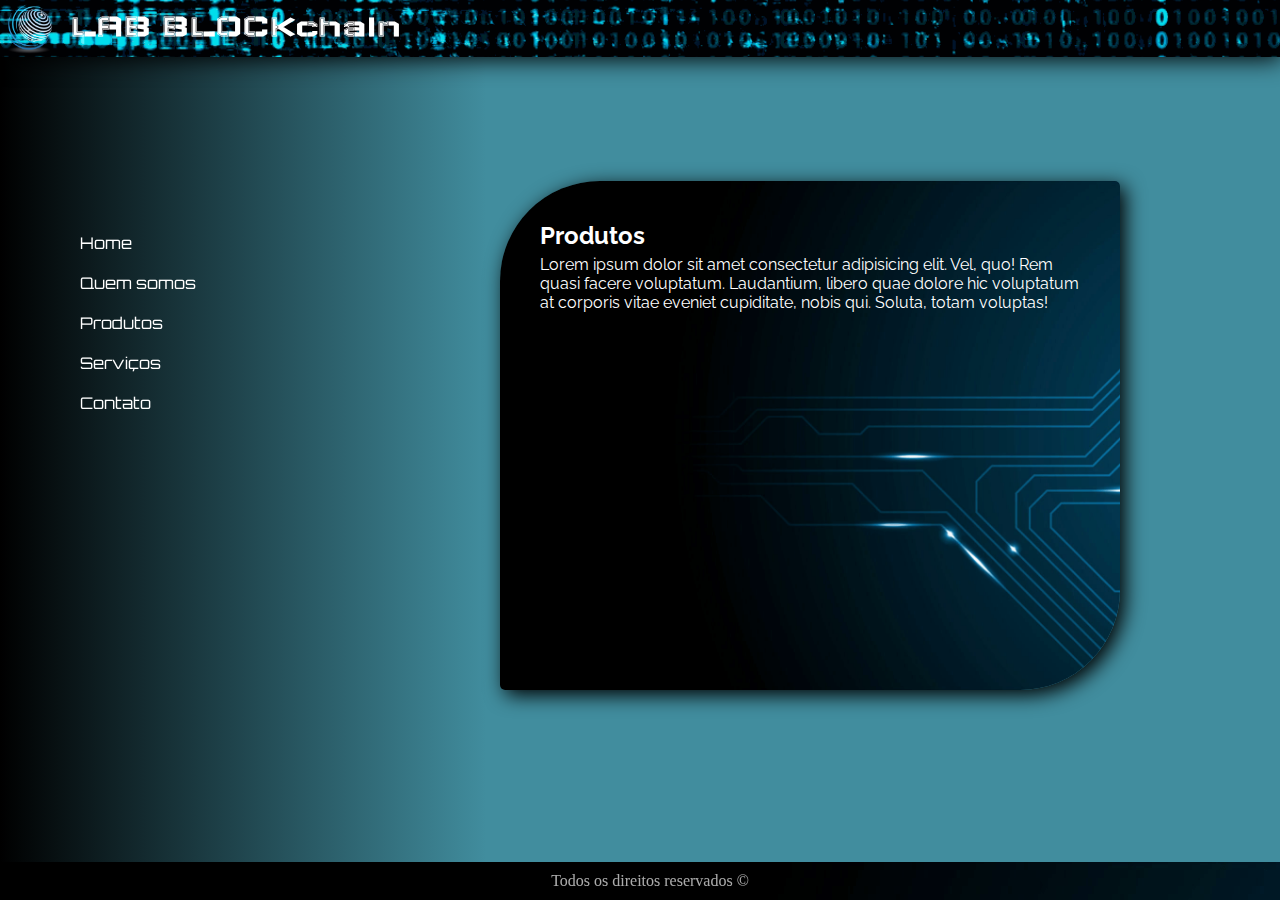
<file: blockchain/produtos.html>
<!DOCTYPE html>
<html lang="en">

<head>
  <meta charset="UTF-8">
  <meta http-equiv="X-UA-Compatible" content="IE=edge">
  <meta name="viewport" content="width=device-width, initial-scale=1.0">
  <title>LAB BLOCKchain</title>
  <link rel="preconnect" href="https://fonts.googleapis.com">
  <link rel="preconnect" href="https://fonts.gstatic.com" crossorigin>
  <link href="https://fonts.googleapis.com/css2?family=Orbitron&family=Raleway&family=Wallpoet&display=swap"
    rel="stylesheet">
  <link rel="stylesheet" href="css/style.css">
</head>
<!-- Usando tags de uso semântico.
  header - cabeçaho do site.
  nav- utilizada para area principal de navegação do site.
  article- conteúdo.
  footer- rodapé
  section- correponde a uma area
  iframe -carrega o conteúdo de um derteminado site para dentro da sua pagina-->



<body>

  <header class="header">
    <img src="img/logo.png" class="logo">
    <h1 class="name">LAB BLOCKchain</h1>
  </header>

  <section class="container">
    <nav class="navbar">
      <ul class="lista">
        <li>
          <a href="index.html" class="menu">Home</a>
        </li>
        <li>
          <a href="quem-somos.html" class="menu">Quem somos</a>
        </li>
        <li>
          <a href="produtos.html" class="menu">Produtos</a>
        </li>
        <li>
          <a href="servicos.html" class="menu">Serviços</a>
        </li>
        <li>
          <a href="contato.html" class="menu">Contato</a>
        </li>
      </ul>
    </nav>

    <article class="content">
      <h2>Produtos</h2>
      <p>
        Lorem ipsum dolor sit amet consectetur adipisicing elit. Vel, quo! Rem quasi facere voluptatum. Laudantium,
        libero
        quae dolore hic voluptatum at corporis vitae eveniet cupiditate, nobis qui. Soluta, totam voluptas!
      </p>
      <br>
      <iframe width="560" height="315" src="https://www.youtube.com/embed/qOVAbKKSH10" title="YouTube video player"
        frameborder="0" allow="accelerometer; autoplay; clipboard-write; encrypted-media; gyroscope; picture-in-picture"
        allowfullscreen></iframe>
    </article>

  </section>

  <footer class="footer">
    Todos os direitos reservados ©
  </footer>

</body>

</html>
</file>
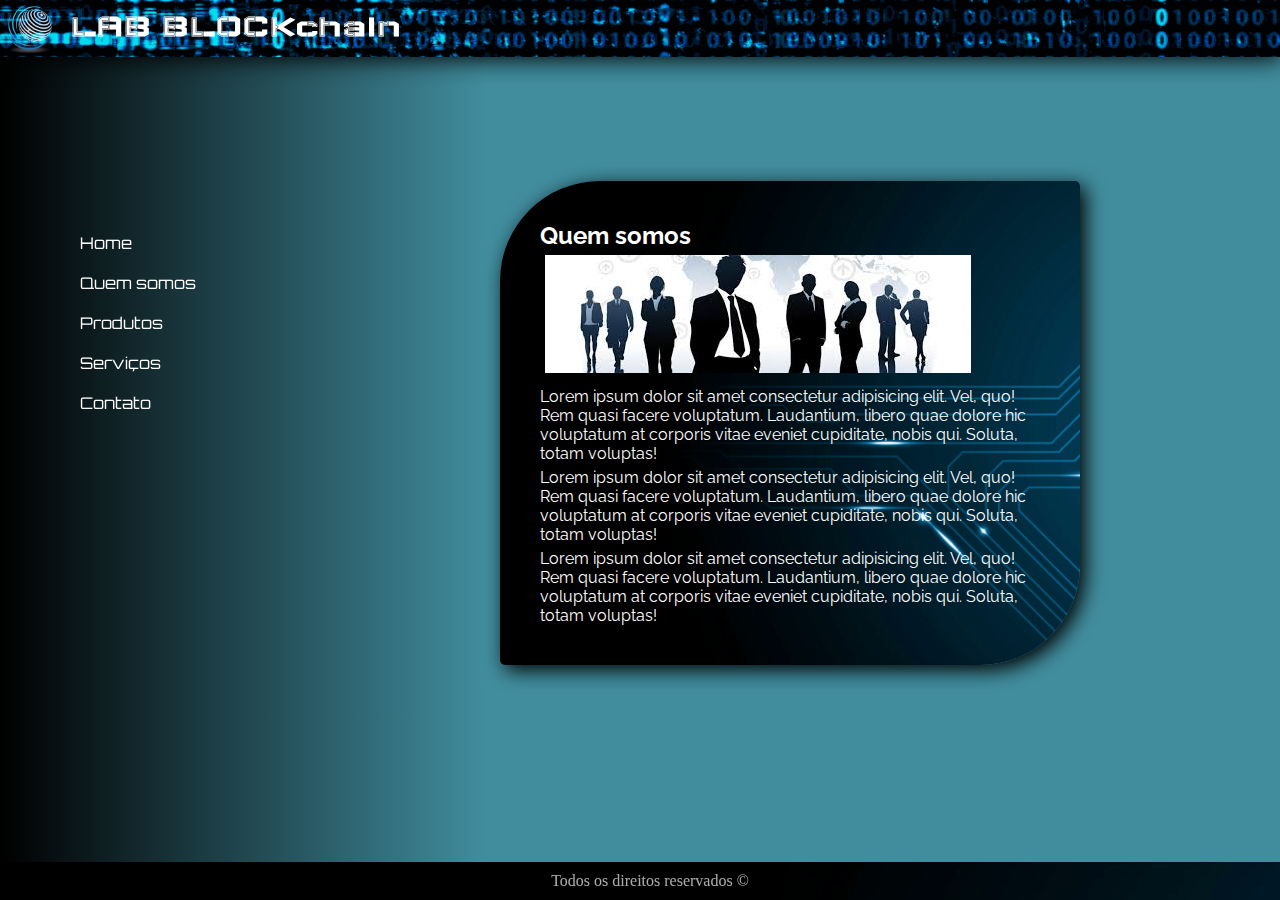
<file: blockchain/quem-somos.html>
<!DOCTYPE html>
<html lang="en">

<head>
  <meta charset="UTF-8">
  <meta http-equiv="X-UA-Compatible" content="IE=edge">
  <meta name="viewport" content="width=device-width, initial-scale=1.0">
  <title>LAB BLOCKchain</title>
  <link rel="preconnect" href="https://fonts.googleapis.com">
  <link rel="preconnect" href="https://fonts.gstatic.com" crossorigin>
  <link href="https://fonts.googleapis.com/css2?family=Orbitron&family=Raleway&family=Wallpoet&display=swap"
    rel="stylesheet">
  <link rel="stylesheet" href="css/style.css">
</head>
<!-- Usando tags de uso semântico.
  header - cabeçaho do site.
  nav- utilizada para area principal de navegação do site.
  article- conteúdo.
  footer- rodapé
  section- correponde a uma area
  iframe -carrega o conteúdo de um derteminado site para dentro da sua pagina-->



<body>

  <header class="header">
    <img src="img/logo.png" class="logo">
    <h1 class="name">LAB BLOCKchain</h1>
  </header>

  <section class="container">
    <nav class="navbar">
      <ul class="lista">
        <li>
          <a href="index.html" class="menu">Home</a>
        </li>
        <li>
          <a href="quem-somos.html" class="menu">Quem somos</a>
        </li>
        <li>
          <a href="produtos.html" class="menu">Produtos</a>
        </li>
        <li>
          <a href="servicos.html" class="menu">Serviços</a>
        </li>
        <li>
          <a href="contato.html" class="menu">Contato</a>
        </li>
      </ul>
    </nav>

    <article class="content">
      <h2>Quem somos</h2>
      <img src="img/quem-somos.jpg" alt="Quem somos">
      <p>
        Lorem ipsum dolor sit amet consectetur adipisicing elit. Vel, quo! Rem quasi facere voluptatum. Laudantium,
        libero
        quae dolore hic voluptatum at corporis vitae eveniet cupiditate, nobis qui. Soluta, totam voluptas!
      </p>

      <p>
        Lorem ipsum dolor sit amet consectetur adipisicing elit. Vel, quo! Rem quasi facere voluptatum. Laudantium,
        libero
        quae dolore hic voluptatum at corporis vitae eveniet cupiditate, nobis qui. Soluta, totam voluptas!
      </p>

      <p>
        Lorem ipsum dolor sit amet consectetur adipisicing elit. Vel, quo! Rem quasi facere voluptatum. Laudantium,
        libero
        quae dolore hic voluptatum at corporis vitae eveniet cupiditate, nobis qui. Soluta, totam voluptas!
      </p>
    </article>

  </section>

  <footer class="footer">
    Todos os direitos reservados ©
  </footer>

</body>

</html>
</file>
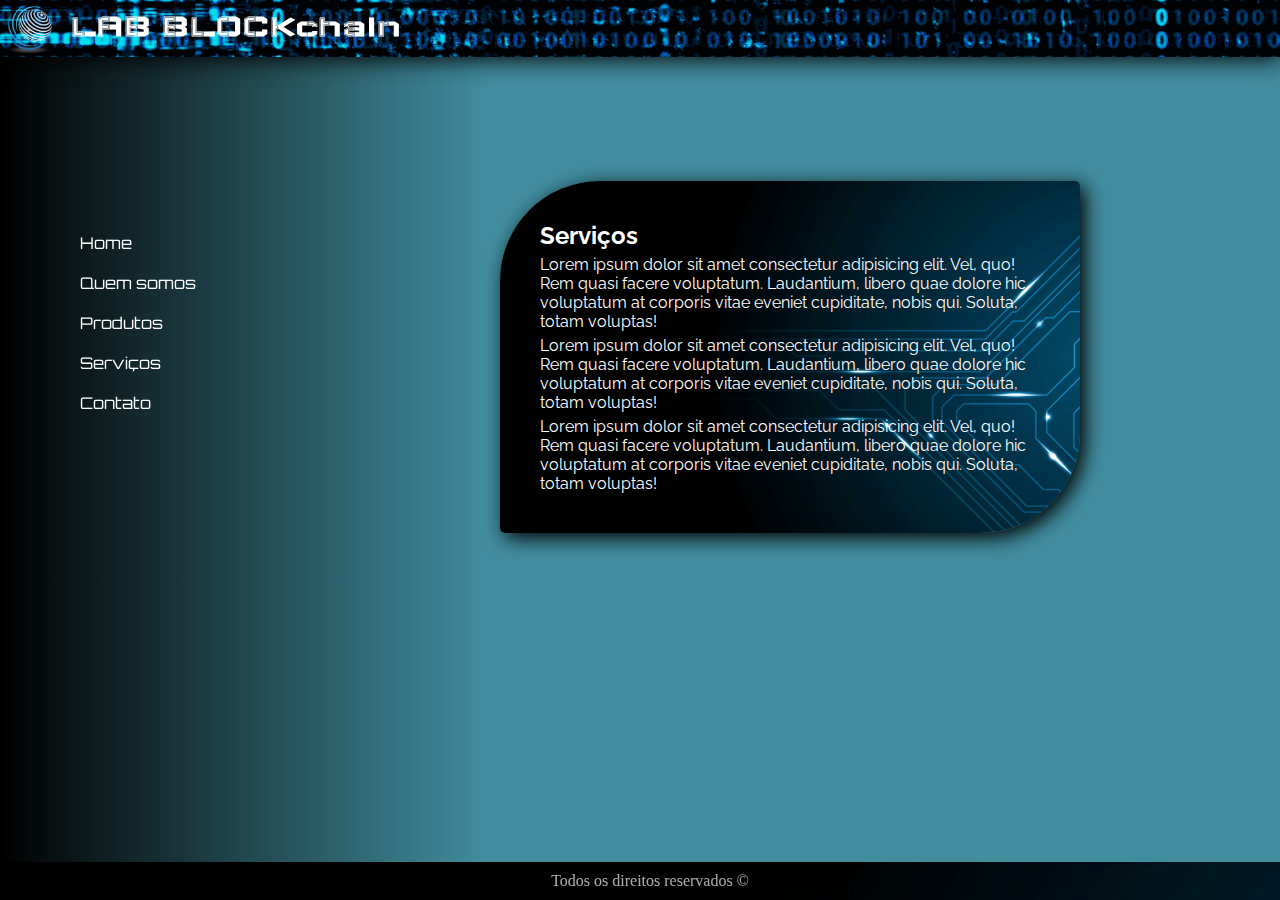
<file: blockchain/servicos.html>
<!DOCTYPE html>
<html lang="en">

<head>
  <meta charset="UTF-8">
  <meta http-equiv="X-UA-Compatible" content="IE=edge">
  <meta name="viewport" content="width=device-width, initial-scale=1.0">
  <title>LAB BLOCKchain</title>
  <link rel="preconnect" href="https://fonts.googleapis.com">
  <link rel="preconnect" href="https://fonts.gstatic.com" crossorigin>
  <link href="https://fonts.googleapis.com/css2?family=Orbitron&family=Raleway&family=Wallpoet&display=swap"
    rel="stylesheet">
  <link rel="stylesheet" href="css/style.css">
</head>
<!-- Usando tags de uso semântico.
  header - cabeçaho do site.
  nav- utilizada para area principal de navegação do site.
  article- conteúdo.
  footer- rodapé
  section- correponde a uma area
  iframe -carrega o conteúdo de um derteminado site para dentro da sua pagina-->



<body>

  <header class="header">
    <img src="img/logo.png" class="logo">
    <h1 class="name">LAB BLOCKchain</h1>
  </header>

  <section class="container">
    <nav class="navbar">
      <ul class="lista">
        <li>
          <a href="index.html" class="menu">Home</a>
        </li>
        <li>
          <a href="quem-somos.html" class="menu">Quem somos</a>
        </li>
        <li>
          <a href="produtos.html" class="menu">Produtos</a>
        </li>
        <li>
          <a href="servicos.html" class="menu">Serviços</a>
        </li>
        <li>
          <a href="contato.html" class="menu">Contato</a>
        </li>
      </ul>
    </nav>
    <article class="content">
      <h2>Serviços</h2>
      <p>
        Lorem ipsum dolor sit amet consectetur adipisicing elit. Vel, quo! Rem quasi facere voluptatum. Laudantium,
        libero
        quae dolore hic voluptatum at corporis vitae eveniet cupiditate, nobis qui. Soluta, totam voluptas!
      </p>

      <p>
        Lorem ipsum dolor sit amet consectetur adipisicing elit. Vel, quo! Rem quasi facere voluptatum. Laudantium,
        libero
        quae dolore hic voluptatum at corporis vitae eveniet cupiditate, nobis qui. Soluta, totam voluptas!
      </p>

      <p>
        Lorem ipsum dolor sit amet consectetur adipisicing elit. Vel, quo! Rem quasi facere voluptatum. Laudantium,
        libero
        quae dolore hic voluptatum at corporis vitae eveniet cupiditate, nobis qui. Soluta, totam voluptas!
      </p>
    </article>

  </section>

  <footer class="footer">
    Todos os direitos reservados ©
  </footer>

</body>

</html>
</file>
<file: BarberShop/css/style.css>
:root {
  --color-primary: #917758;
  --color-secondary: #3c2915;
  --color-terciary:#191919;
  --color-primary-light: #f5eee6;
}

* {
  margin: 0;
  padding: 0;
  box-sizing: border-box;
}

body {
  font-family: 'Poppins', sans-serif;
}

.container {
  width: 1170px;
  margin: 0 auto;
}

/**********************
*          HOME
***********************/
.home {
  position: relative;
  background-size: cover;
  background-image: url(../images/bg-home.jpg);
  height: 100vh;
  background-attachment: fixed;
}

.home .header {
  padding: 30px 0;
}

.home .header .nav {
  display: flex;
  justify-content: center;
}

.home .header .nav ul {
  display: flex;
  list-style: none;
}

.home .header .nav ul li {
  display: flex;
  align-items: center;
  justify-content: center;
  width: 150px;
}

.home .header .nav ul li a {
  color: white;
  text-transform: uppercase;
  text-decoration: none;
  font-weight: bold;
  font-size: 12px;
  padding: 20px;
}

.home .header .nav ul li a:hover {
  border-bottom: 1px solid var(--color-primary);
  color: var(--color-primary);
}

.home .header .nav ul li .logo {
  margin: 0 30px;
}



/**********************
*     HOME - BANNER
***********************/
.home .banner {
  position: absolute;
  top: 50%;
  left: 50%;
  height: 264px;
  width: 758px;
  margin-top: -82px;
  margin-left: -379px;
  color: white;
  text-align: center;
}

.home .banner span {
  display: block;
}

.home .banner .slogan1 {
  color: var(--color-primary);
  text-transform: uppercase;
  letter-spacing: 4px;
  font-size: 14px;
}

.home .banner h1 {
  font-size: 120px;
}

.home .banner .slogan2 {
  margin-bottom: 15px;
}



/*****************
*      ABOUT
******************/
.about {
  background-color: var(--color-primary);
}

.about .container {
  display: flex;
}

.about .timing {
  margin-top: -50px;
  position: relative;
  width: 33%;
  padding: 20px;
  background-image: url(../images/brush-big.jpg);
}

.about .timing .overlay {
  background: rgba(0, 0, 0, 0.8);
  text-align: center;
  padding: 40px 20px;
}

.about .timing .icon-cut {
  width: 50px;
}

.about .timing h3 {
  color: var(--color-primary);
  text-transform: uppercase;
  border-bottom: 1px solid var(--color-primary);
  width: fit-content;
  margin: 0 auto 30px auto;
  font-size: 30px;
}

.about .timing .text {
  margin: 10px 0;
}

.about .timing .text:after {
  content: "•";
  display: block;
  font-size: 25px;
  color: white;
  margin-top: 10px;
}

.about .timing .text:last-of-type:after {
  content: "|";
}

.about .timing .text h4 {
  color: grey;
  font-weight: 400;
  font-size: 15px;
}

.about .timing span {
  color: white;
  font-weight: 400;
  font-size: 15px;
  display: block;
}

.about .experience {
  width: 66%;
  color: white;
  margin-left: 7%;
  margin-top: 100px;
}

.about .experience h2 {
  font-weight: 400;
  font-size: 40px;
}

.about .experience h2:after {
  display: block;
  content: "";
  width: 100px;
  height: 3px;
  background-color: #a38f78;
  margin: 20px 0;
}

.about .experience .text {
  display: flex;
  justify-content: space-between;
}

.about .experience .text p {
  margin-bottom: 20px;
  font-weight: 100;
  font-size: 17px;
}





/*****************
*   SERVICES
******************/
.services {
  padding: 100px 0;
  text-align: center;
  background-color: var(--color-primary-light);
}

.services h2 {
  color: var(--color-secondary);
  font-weight: 400;
  font-size: 50px;
  margin-bottom: 10px;
}

.services .boxes {
  display: flex;
  justify-content: space-between;
  margin-top: 50px;
}

.services .box {
  border: 3px solid var(--color-primary);
  padding: 50px 40px;
  margin: 30px;
}

.services .box h4 {
  color: var(--color-secondary);
  margin-top: 30px;
}

.services .box p {
  margin-top: 20px;
  font-size: 14px;
  line-height: 25px;
}




/*****************
*   APPOINTMENT
******************/
.appointment {
  padding: 100px 0;
  background-color: var(--color-primary);
  height: 100vh;
  background-image: url(../images/chair-ic.png);
  background-repeat: no-repeat;
  background-position: right bottom;
  background-size: 300px;
}

.appointment h2 {
  color: var(--color-primary-light);
  font-weight: 400;
  font-size: 50px;
  margin-bottom: 10px;
  text-align: center;
}

.appointment img {
  margin: 10px auto;
  display: block;
}

.appointment form {
  margin-top: 80px;
}

.appointment .personal-data {
  display: flex;
  justify-content: space-between;
  margin-bottom: 20px;
}

.appointment .input-wrapper {
  width: 100%;
  margin-right: 50px;
}

.appointment .input-wrapper:last-of-type {
  margin-right: 0;
}

.appointment label {
  display: block;
  color: var(--color-primary-light);
  font-size: 14px;
  margin-bottom: 2px;
}

.appointment .personal-data input,
.appointment .personal-data select,
.appointment textarea {
  padding: 10px;
  outline: none;
  border: none;
  width: 100%;
  border-radius: 2px;
}

.appointment textarea {
  height: 100px;
}

.appointment button {
  background-color: var(--color-secondary);
  color: white;
  padding: 15px 40px;
  border: none;
  margin-top: 10px;
  text-transform: uppercase;
  font-weight: bold;
}



/****************
*   GALLERY
******************/
.gallery {
  padding: 100px 0;
  background-color: var(--color-primary-light);
}

.gallery h2 {
  color: var(--color-secondary);
  font-weight: 400;
  font-size: 50px;
  margin-bottom: 10px;
  text-align: center;
}

.gallery img {
  margin: 0 auto;
  display: block;
}

.gallery .gallery-wrapper {
  display: flex;
  flex-direction: column;
  flex-wrap: wrap;
  width: 900px;
  height: 100vh;
  margin: 50px auto;
}

.gallery .gallery-wrapper div {
  border: 10px solid var(--color-primary);
  margin: 6px;
  width: 33%;
}

.gallery .gallery-wrapper div img {
  width: 100%;
}



/****************
*   LOCATION
******************/
.location {
  padding: 100px 0;
  background: url(../images/bg-location.jpg);
  background-size: cover;
  background-attachment: fixed;
}

.location .head {
  display: flex;
  justify-content: space-between;
  background-color: #191919;
  padding: 40px;
  width: 100%;
}

.location .head .info {
  display: flex;
  align-items: center;
}

.location .head .icon {
  display: flex;
  align-items: center;
  justify-content: center;
  border: 1px solid var(--color-primary);
  border-radius: 100%;
  padding: 10px;
  width: 50px;
  height: 50px;
  margin-right: 15px;
}

.location .head .info .text span {
  display: block;
  font-size: 13px;
}

.location .head .info .text span:first-child {
  color: silver;
}

.location .head .info .text span:last-child {
  color: white;
}

.location .map {
  width: 100%;
}

.location .map iframe {
  width: 100%;
}



/****************
*   FOOTER
******************/
.footer {
  background-color: var(--color-terciary);
  color: white;
  padding: 40px;
  text-align: center;
  font-size: 12px;
}
</file>
<file: blockchain/css/style.css>
* {
  margin: 0;
  padding: 0;
}

body {
  background: rgb(0, 64, 157);
  background: linear-gradient(90deg, rgb(0 0 0) 0%, rgb(65 141 158) 38%, rgba(65, 141, 158, 1) 96%);
}

.menu {
  text-decoration: none;
  padding: 10px;
  display: block;
  margin: 0px auto;
  color: white;
  font-family: 'Orbitron', sans-serif;
}

p {
  margin-top: 5px;
}

article img {
  padding: 5px;
}


.header {
  background-color: black;
  background-image: url(../img/comp.gif);
  background-size: cover;
  background-repeat: no-repeat;
  background-position: center;
  height: 57px;
  box-shadow: 2px 2px 25px rgb(0, 0, 0);
  position: -webkit-sticky;
  position: sticky;
  top: 0;
}

.logo {
  padding-top: 2px;
  display: block;
  margin-top: 0;
  width: 60px;
}

.name {
  top: 10px;
  margin-left: 70px;
  color: white;
  font-family: 'Wallpoet', cursive;
  position: fixed;

}

.container {
  display: flex;
  margin-top: 94px;
  margin-right: 200px;
}

.navbar {
  padding: 50px;
  margin: 2px 400px auto 0;
  color: white;
}

.lista {
  list-style: none;
  text-decoration: none;
  padding: 20px;
  position: fixed;
  margin: auto;
}

.content {
  width: 50%;
  padding: 40px;
  color: white;
  margin: 30px 0px 50px;
  border-radius: 100px 5px 100px 5px;
  font-family: 'Raleway', sans-serif;
  box-shadow: 5px 5px 20px black;
  background-image: url(../img/back.png);
  background-size: cover;
  background-repeat: no-repeat;
  background-position: center;
}

.img-circle {
  width: 50px;
  filter: invert(100%);

}


.img-links {
  text-decoration: none;

}



.instagram {
  margin: 0 10px;
}

.logo2 {
  width: 60px;
  margin-left: 560px;
  margin-bottom: -7px;
}

footer {
  text-align: center;
  background-image: url(../img/back.png);
  color: rgba(255, 255, 255, 0.671);
  padding: 10px;
  bottom: 0;
  position: fixed;
  width: 100%;
}
</file>
<file: captura/style.css>
* {
  margin: 0;
  padding: 0;
  box-sizing: border-box;
}

body {
  background: url('background.png') no-repeat fixed;
  background-size: cover;
  font-family: 'Lato', sans-serif;
}

div {
  text-align: center;
  color: white;
  margin: auto;
  padding: auto;
}

.logo {
  width: 130px;
  margin-top: 55px;
}

h1 {
  margin-top: 22px;
  font-size: 60px;
}

h2 {
  padding-top: 10px;
  font-size: 29px;
}

h3 {
  padding-top: 45px;
  font-size: 25px;
}

.nome {
  margin-top: 25px;
  padding: 10px;
  width: 36%;
  font-size: 15px;
  border-radius: 5px;

}

.email {
  margin-top: 5px;
  padding: 10px;
  width: 36%;
  font-size: 15px;
  border-radius: 5px;

}

.checkbox {
  margin-top: 20px;
}

.visita {
  font-size: 87%;

}

.button {
  display: block;
  margin: 20px auto;
  padding: 10px;
  width: 36%;
  font-size: 15px;
  border-radius: 5px;
  color: white;
  background-color: #1984ff;
  border: none;
}

.button:hover {
  background: #0f6dd8
}
</file>
<file: surf/css/style.css>
* {
  margin: 0;
  padding: 0;
  box-sizing: border-box;
}

body {
  background: url('surf.jpg') no-repeat center fixed;
  background-size: cover;
  font-family: 'Raleway', sans-serif;

}

.header {

  display: flex;
  justify-content: space-between;
  align-items: center;
  width: 100%;
  height: 50px;
  background: rgb(0, 64, 157);
  background: linear-gradient(90deg, rgba(0, 64, 157, 1) 3%, rgba(0, 202, 249, 1) 62%, rgba(0, 0, 0, 0) 100%);
  box-shadow: 0 0 10px black;
  padding: 0 20px;

}

.logo span:first-child {
  font-family: 'Bebas Neue', cursive;
  color: white;
}

.logo span:last-child {
  font-family: 'Bebas Neue', cursive;
  font-size: 20px;
  color: yellow;
}

.menu {
  display: flex;
  list-style-type: none;
}

.menu li {
  position: relative;
}

.menu li a {
  padding: 18px;
  color: white;
  font-size: 14px;
  text-decoration: none;
  display: block;

}

.menu li:hover {
  background-color: #1783ff3d;
}

.menu li:hover>.submenu {
  display: block;

}

.submenu {
  display: none;
  position: absolute;
  list-style-type: none;
  background: #5aadbc6e;
  min-width: 110%;
  opacity: -0, 1;
  top: 52px;
  left: 0;
}

.submenu li:hover {
  background: #1783ff3d;
}

.submenu li .submenu {
  top: 0;
  left: 100%;
}

.image {
  position: fixed;
  bottom: 0px;
  right: 0;
  width: 250px;

}

h2 {
  position: fixed;
  bottom: 24px;
  right: 107px;
}
</file>
<file: css/style.css>
/* forma de resetar ou padronizar todas as tags de uma vez*/
* {
  padding: 0;
  margin: 0;
}

html,
body {
  height: 100%;
}

body {
  font-family: 'Play', sans-serif;
  color: white;
  background: rgb(26, 26, 28);
  background: radial-gradient(circle, rgba(26, 26, 28, 1) 14%, rgba(248, 144, 255, 1) 40%, rgba(251, 251, 251, 1) 47%, rgba(14, 84, 230, 1) 67%, rgba(0, 0, 0, 1) 75%);
  font-weight: bold;
}

.profile {
  text-align: center;
  margin-top: 0px;

}
.avatar {
  width: 90px;
  border-radius: 50px;
  border: 3px solid white;
  box-shadow: 0 0 60px white;
  margin: 290px 0px 0px;
  animation: pulse 0.2s infinite;
  animation-direction: alternate;
  -webkit-animation-name: pulse;
  animation-name: pulse;
}

@-webkit-keyframes pulse {
  0% {
    -webkit-transform: scale(1);
    -webkit-filter: brightness(100%);
  }

  100% {
    -webkit-transform: scale(1.1);
    -webkit-filter: brightness(200%);
  }
}

@keyframes pulse {
  0% {
    transform: scale(1);
    filter: brightness(100%);
  }

  100% {
    transform: scale(1.1);
    filter: brightness(200%);
  }
}

h1 {
  font-family: 'Play', sans-serif;
  font-size: 24px;
  margin-top: 0px;
}

h2 {
  font-size: 16px;

}
</file>
<file: linktree-thiago/css/style.css>
/* forma de resetar ou padronizar todas as tags de uma vez*/
* {
  padding: 0;
  margin: 0;
}

html,
body {
  height: 100%;
}

body {
  font-family: 'Raleway', sans-serif;
  color: white;
  background: rgb(54, 77, 204);
  background: linear-gradient(180deg, rgba(54, 77, 204, 1) 0%, rgba(118, 130, 200, 1) 100%);
}

.avatar {
  width: 80px;
  border-radius: 50px;
  border: 3px solid white;
  box-shadow: 0 0 20px white;
  margin-top: 20px;
}

h1 {
  font-family: 'Architects Daughter', cursive;
  font-weight: 100;
  font-size: 24px;
  margin-bottom: 2px;
}

h2 {
  font-size: 16px;

}

.profile {
  text-align: center;
  margin-top: 20px;
}

.social {
  display: flex; /* vai fazer todos fihos ficarem lado a lado*/
  justify-content: space-around;
  list-style: none; /*remove as bolinhask da lista*/
  margin: 20px 0;
}

.social img {
  width: 33px;
}

.links-list {
  list-style: none;
}

.links-list li {
  margin: 10px 20px;
}

/* o display da tag <a> é inline por padrão. por isso precisamos transformar em bloco o atributo display: block;*/
.links-list li a {
  display: block;
  background: white;
  padding:  15px 20px;
  border-radius: 4px;
  text-decoration: none;
  color: rgb(54, 77, 204);
  font-weight: bold;
}

/* A tag <span> serve especificamente para modificar uma determinada palavra ou frase dentro de um contexto.*/
.links-list li a span {
  color: grey;
  display: block;
  margin-top: 10px;
}

.links-list2 {
  list-style: none;
}

.links-list2 li {
  margin: 10px 20px;
}

/* o display da tag <a> é inline por padrão. por isso precisamos transformar em bloco o atributo display: block;*/
.links-list2 li a {
  display: block;
  background: white;
  padding:  15px 20px;
  border-radius: 4px;
  text-decoration: none;
  color: black;
  font-weight: bold;
}

.links-list2 li a span {
  color: grey;
  display: block;
  margin-top: 10px;
}
</file>
